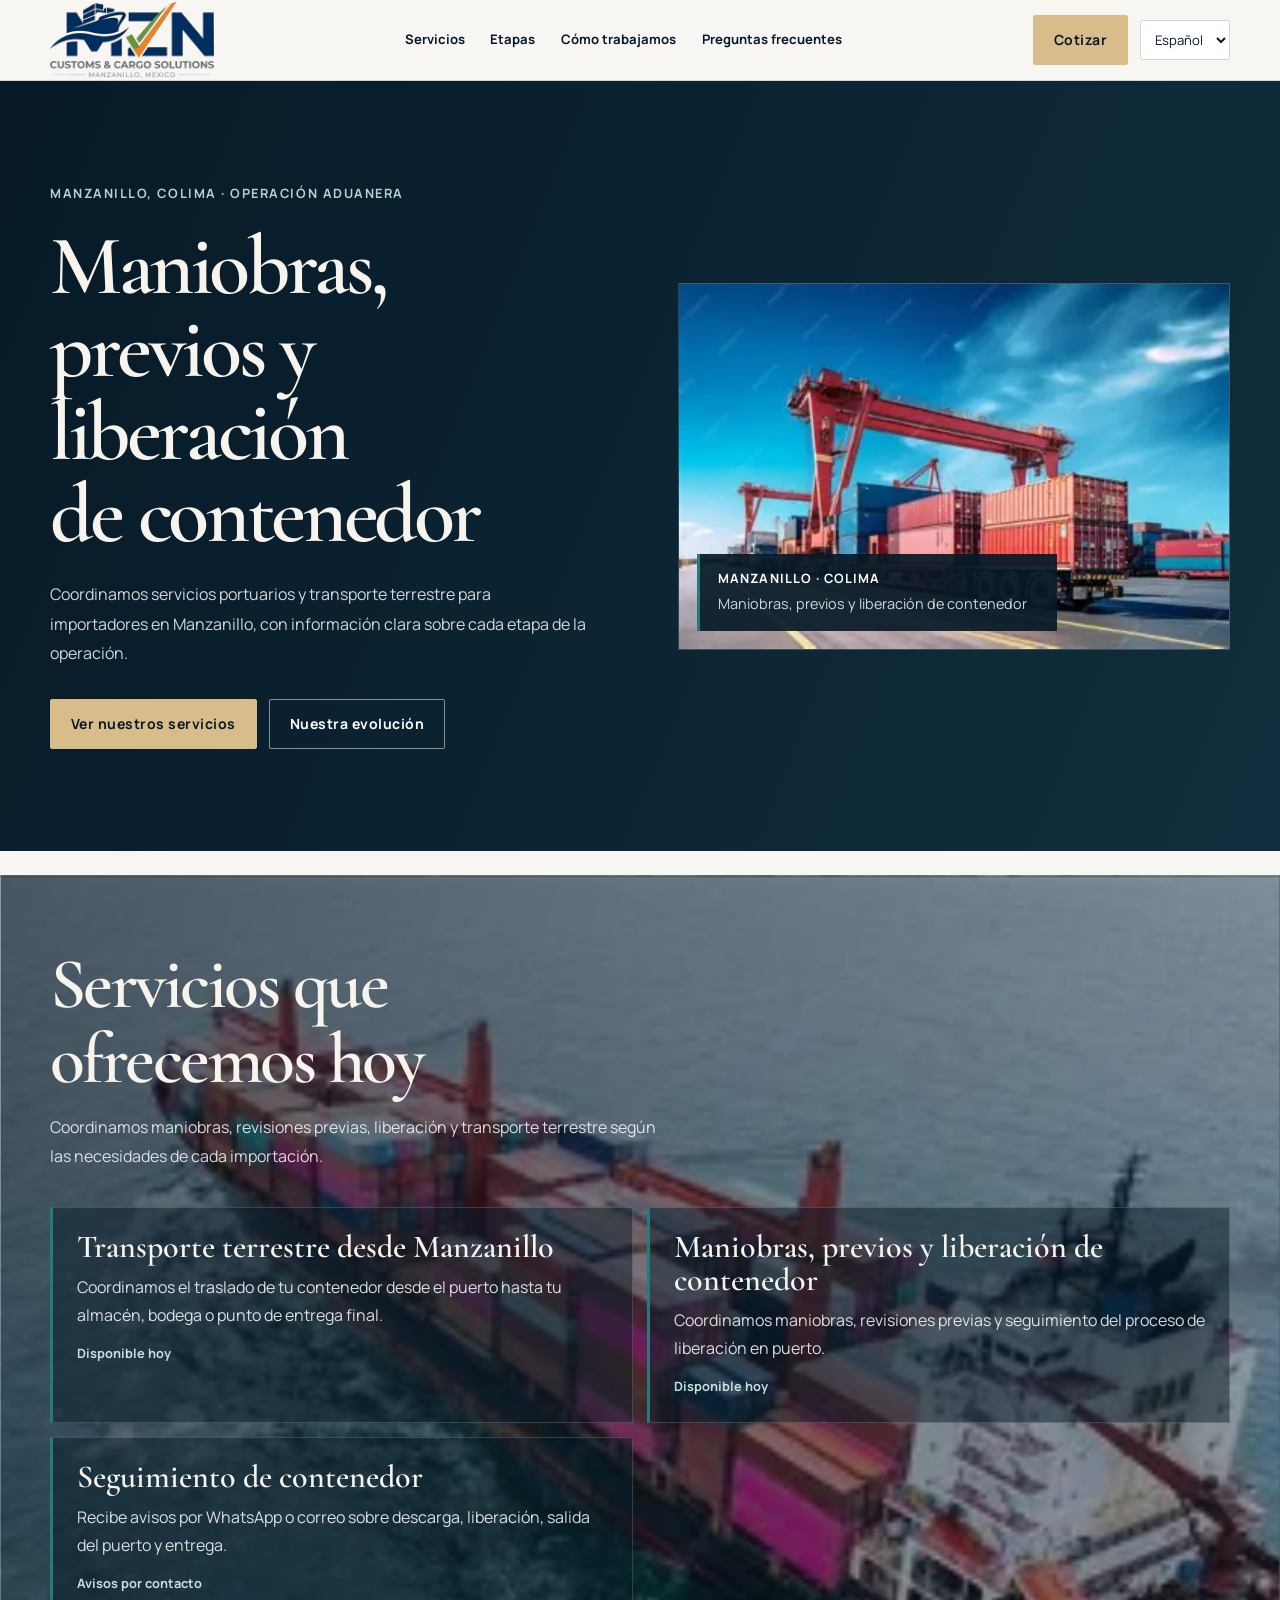
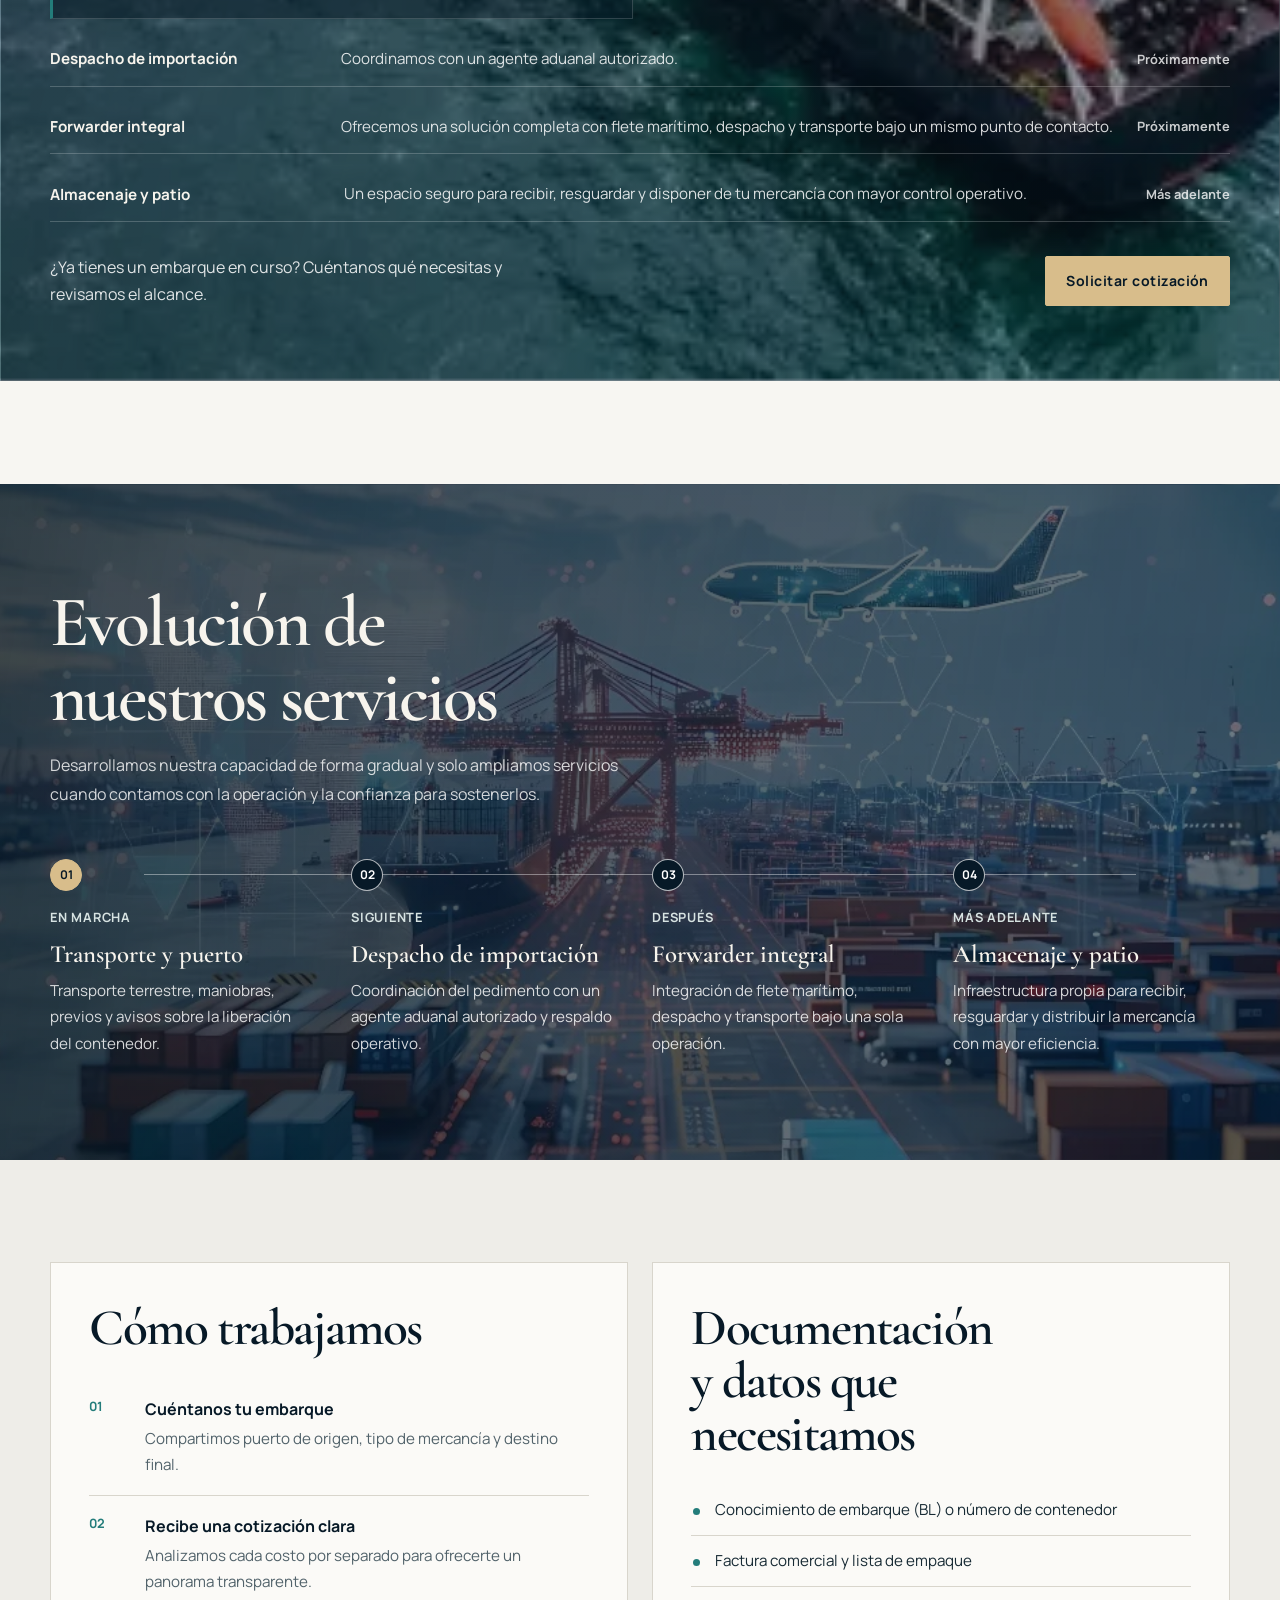
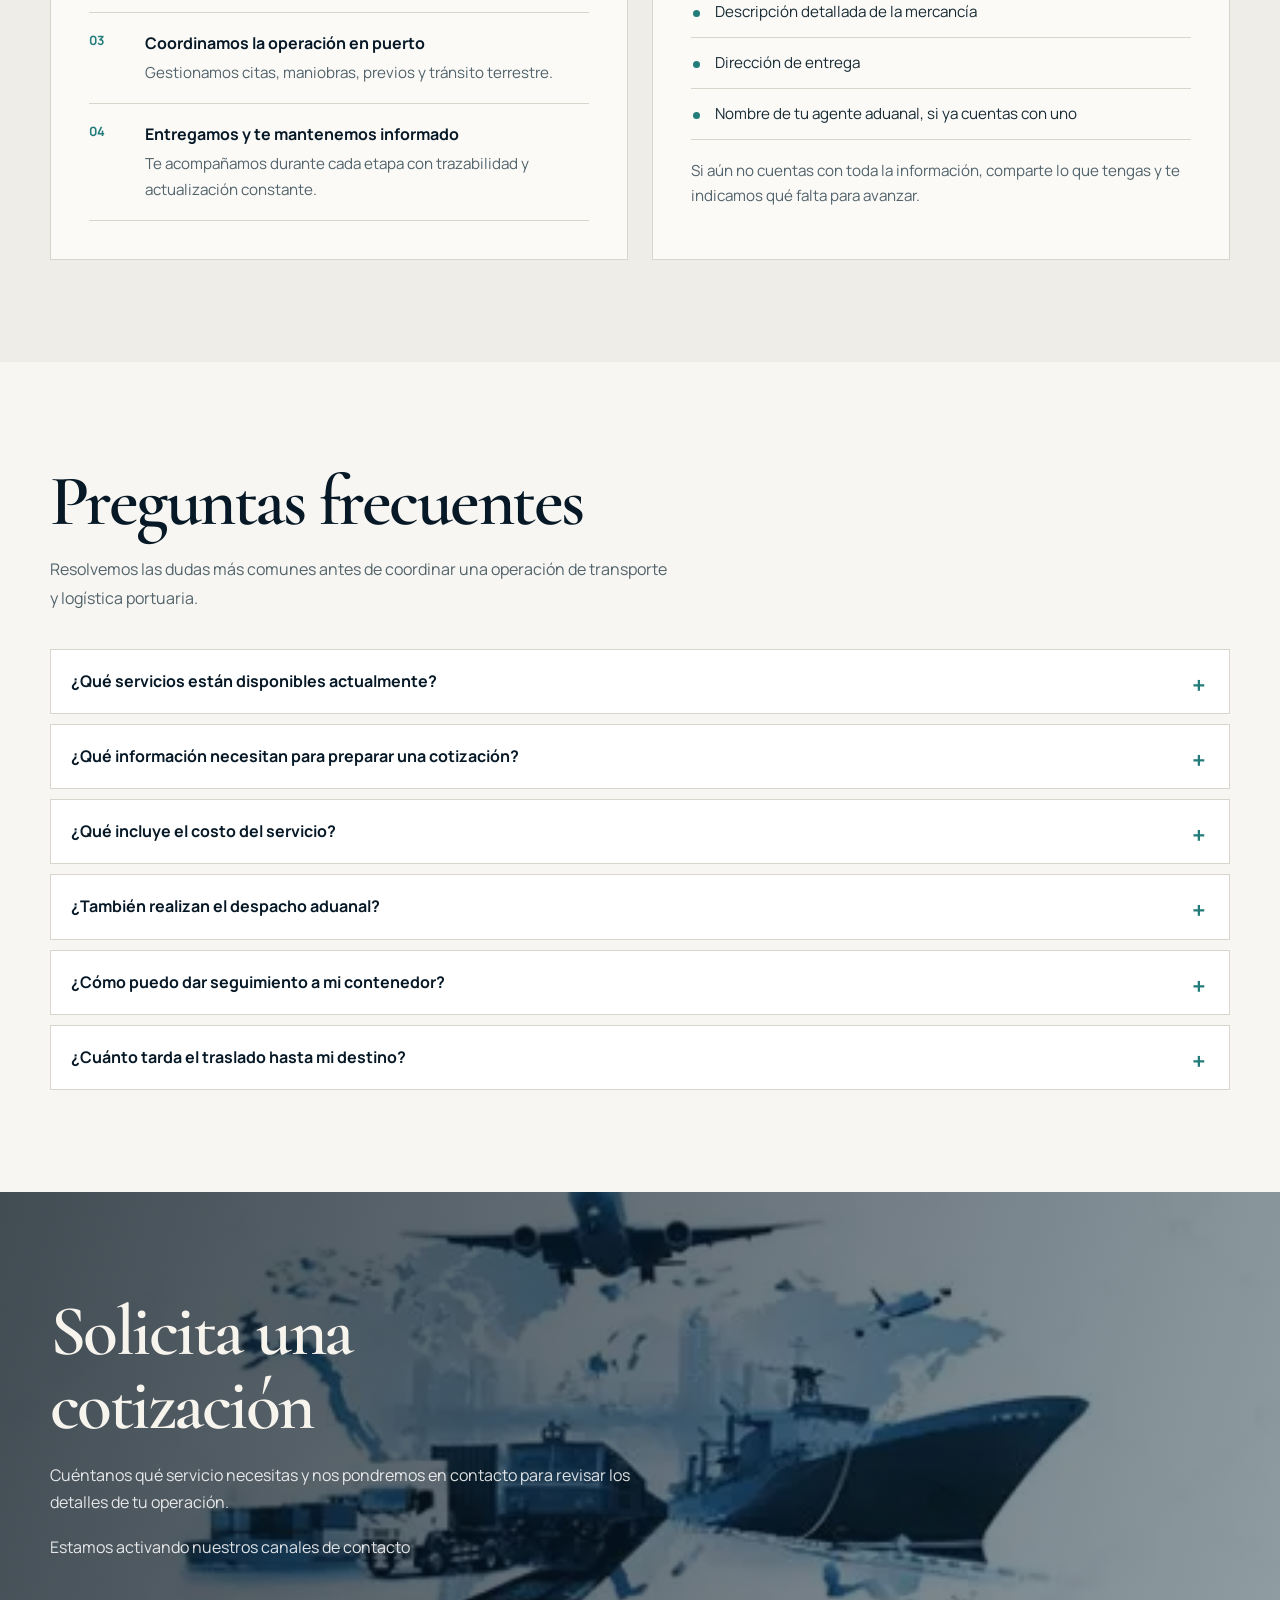
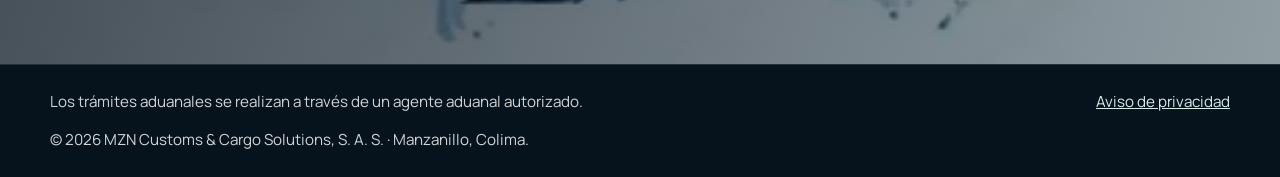
<file: index.html>
<!doctype html>
<html lang="es-MX">
<head>
  <meta charset="utf-8">
  <meta name="viewport" content="width=device-width, initial-scale=1">
  <title>MZN Customs · Maniobras, previos y liberación de contenedor</title>
  <meta name="description" content="Coordinación de maniobras, previos, liberación de contenedor y transporte terrestre en Manzanillo, Colima.">
  <link rel="icon" href="favicon.svg" type="image/svg+xml">
  <meta property="og:type" content="website">
  <meta property="og:title" content="MZN Customs · Maniobras, previos y liberación de contenedor">
  <meta property="og:description" content="Coordinación de maniobras, previos, liberación de contenedor y transporte terrestre en Manzanillo, Colima.">
  <meta property="og:image" content="social-preview.webp">
  <meta property="og:image:type" content="image/webp">
  <meta property="og:image:alt" content="Operaciones portuarias en Manzanillo">
  <meta property="og:image:width" content="1200">
  <meta property="og:image:height" content="630">
  <meta name="twitter:card" content="summary_large_image">
  <link rel="preconnect" href="https://fonts.googleapis.com">
  <link rel="preconnect" href="https://fonts.gstatic.com" crossorigin>
  <link href="https://fonts.googleapis.com/css2?family=Cormorant+Garamond:wght@500;600;700&family=Manrope:wght@400;500;600;700&display=swap" rel="stylesheet">
  <link rel="stylesheet" href="styles.css">

</head>

<body>

  <!-- ============================== ENCABEZADO ============================== -->
  <header class="site-header">
    <div class="wrap">
      <a class="brand" href="#inicio" aria-label="MZN Customs & Cargo Solutions, S. A. S. - Inicio">
        <img class="brand-logo" src="logo.png" width="692" height="324" alt="MZN Customs & Cargo Solutions - Manzanillo, México">
      </a>
      <nav class="site-nav" id="menu" aria-label="Principal">
        <ul class="nav-list">
          <li><a href="#hoy">Servicios</a></li>
          <li><a href="#etapas">Etapas</a></li>
          <li><a href="#proceso">Cómo trabajamos</a></li>
          <li><a href="#preguntas">Preguntas frecuentes</a></li>
        </ul>
      </nav>
      <div class="header-actions">
        <a class="btn btn-primary" href="#cotizacion">Cotizar</a>
        <label class="language-control">
          <span class="visually-hidden" id="language-label">Idioma</span>
          <select class="language-select" id="language-select" aria-labelledby="language-label">
            <option value="es">Español</option>
            <option value="en">English</option>
          </select>
        </label>
        <button class="nav-toggle" aria-expanded="false" aria-controls="menu">Menú</button>
      </div>
    </div>
  </header>

  <main id="inicio">

    <!-- ============================== HERO ============================== -->
    <section class="hero">
      <div class="wrap">
        <div>
          <p class="section-kicker">Manzanillo, Colima · Operación aduanera</p>
          <h1>Maniobras, previos y liberación de contenedor</h1>
          <p class="hero-lead">Coordinamos servicios portuarios y transporte terrestre para importadores en Manzanillo, con información clara sobre cada etapa de la operación.</p>
          <div class="hero-actions">
            <a class="btn btn-primary" href="#hoy">Ver nuestros servicios</a>
            <a class="btn btn-ghost" href="#etapas">Nuestra evolución</a>
          </div>
        </div>

        <div class="container" aria-hidden="true">
          <img class="hero-image" src="transportepuerto.webp" width="365" height="243" alt="">
          <div class="plate">
            <div class="plate-code">Manzanillo · Colima</div>
            <div class="plate-note">Maniobras, previos y liberación de contenedor</div>
          </div>
        </div>
      </div>
    </section>

    <!-- ============================== SERVICIOS ============================== -->
    <section class="section" id="hoy">
      <div class="services-wrap">
        <div class="wrap">
          <h2 class="section-title">Servicios que ofrecemos hoy</h2>
          <p class="section-intro">Coordinamos maniobras, revisiones previas, liberación y transporte terrestre según las necesidades de cada importación.</p>

          <ul class="services">
            <li class="service service-current">
              <h3>Transporte terrestre desde Manzanillo</h3>
              <p>Coordinamos el traslado de tu contenedor desde el puerto hasta tu almacén, bodega o punto de entrega final.</p>
              <span class="tag tag-now">Disponible hoy</span>
            </li>
            <li class="service service-current">
              <h3>Maniobras, previos y liberación de contenedor</h3>
              <p>Coordinamos maniobras, revisiones previas y seguimiento del proceso de liberación en puerto.</p>
              <span class="tag tag-now">Disponible hoy</span>
            </li>
            <li class="service service-current">
              <h3>Seguimiento de contenedor</h3>
              <p>Recibe avisos por WhatsApp o correo sobre descarga, liberación, salida del puerto y entrega.</p>
              <span class="tag tag-now">Avisos por contacto</span>
            </li>
            <li class="service service-future">
              <h3>Despacho de importación</h3>
              <p>Coordinamos con un agente aduanal autorizado.</p>
              <span class="tag tag-soon">Próximamente</span>
            </li>
            <li class="service service-future">
              <h3>Forwarder integral</h3>
              <p>Ofrecemos una solución completa con flete marítimo, despacho y transporte bajo un mismo punto de contacto.</p>
              <span class="tag tag-soon">Próximamente</span>
            </li>
            <li class="service service-future">
              <h3>Almacenaje y patio</h3>
              <p>Un espacio seguro para recibir, resguardar y disponer de tu mercancía con mayor control operativo.</p>
              <span class="tag tag-soon">Más adelante</span>
            </li>
          </ul>
          <div class="services-cta">
            <p>¿Ya tienes un embarque en curso? Cuéntanos qué necesitas y revisamos el alcance.</p>
            <a class="btn btn-primary" href="#cotizacion">Solicitar cotización</a>
          </div>
        </div>
      </div>
    </section>

    <!-- ============================== ETAPAS ============================== -->
    <section class="section stages-band" id="etapas">
      <div class="wrap">
        <h2 class="section-title">Evolución de nuestros servicios</h2>
        <p class="section-intro">Desarrollamos nuestra capacidad de forma gradual y solo ampliamos servicios cuando contamos con la operación y la confianza para sostenerlos.</p>

        <ol class="stages">
          <li class="stage stage-current">
            <span class="stage-state">En marcha</span>
            <h3>Transporte y puerto</h3>
            <p>Transporte terrestre, maniobras, previos y avisos sobre la liberación del contenedor.</p>
          </li>
          <li class="stage">
            <span class="stage-state">Siguiente</span>
            <h3>Despacho de importación</h3>
            <p>Coordinación del pedimento con un agente aduanal autorizado y respaldo operativo.</p>
          </li>
          <li class="stage">
            <span class="stage-state">Después</span>
            <h3>Forwarder integral</h3>
            <p>Integración de flete marítimo, despacho y transporte bajo una sola operación.</p>
          </li>
          <li class="stage">
            <span class="stage-state">Más adelante</span>
            <h3>Almacenaje y patio</h3>
            <p>Infraestructura propia para recibir, resguardar y distribuir la mercancía con mayor eficiencia.</p>
          </li>
        </ol>
      </div>
    </section>

    <!-- ============================== PROCESO + REQUISITOS ============================== -->
    <section class="section" id="proceso">
      <div class="wrap split">
        <div>
          <h2 class="section-title">Cómo trabajamos</h2>
          <ol class="steps">
            <li><strong>Cuéntanos tu embarque</strong><span>Compartimos puerto de origen, tipo de mercancía y destino final.</span></li>
            <li><strong>Recibe una cotización clara</strong><span>Analizamos cada costo por separado para ofrecerte un panorama transparente.</span></li>
            <li><strong>Coordinamos la operación en puerto</strong><span>Gestionamos citas, maniobras, previos y tránsito terrestre.</span></li>
            <li><strong>Entregamos y te mantenemos informado</strong><span>Te acompañamos durante cada etapa con trazabilidad y actualización constante.</span></li>
          </ol>
        </div>

        <div>
          <h2 class="section-title">Documentación y datos que necesitamos</h2>
          <ul class="needs">
            <li>Conocimiento de embarque (BL) o número de contenedor</li>
            <li>Factura comercial y lista de empaque</li>
            <li>Descripción detallada de la mercancía</li>
            <li>Dirección de entrega</li>
            <li>Nombre de tu agente aduanal, si ya cuentas con uno</li>
          </ul>
          <p class="needs-note">Si aún no cuentas con toda la información, comparte lo que tengas y te indicamos qué falta para avanzar.</p>
        </div>
      </div>
    </section>

    <!-- ============================== PREGUNTAS FRECUENTES ============================== -->
    <section class="section faq" id="preguntas">
      <div class="wrap">
        <h2 class="section-title">Preguntas frecuentes</h2>
        <p class="section-intro">Resolvemos las dudas más comunes antes de coordinar una operación de transporte y logística portuaria.</p>

        <div class="faq-list">
          <details class="faq-item">
            <summary>¿Qué servicios están disponibles actualmente?</summary>
            <p>Hoy coordinamos transporte terrestre desde Manzanillo, maniobras, previos y liberación de contenedores, además de avisos por WhatsApp o correo. Otros servicios se incorporarán conforme estén operativamente disponibles.</p>
          </details>
          <details class="faq-item">
            <summary>¿Qué información necesitan para preparar una cotización?</summary>
            <p>Indica el servicio que requieres y comparte, si los tienes, el número de contenedor o BL, tipo de mercancía, origen, destino y datos de entrega. Con esa información podemos revisar el alcance y solicitar cualquier dato adicional necesario.</p>
          </details>
          <details class="faq-item">
            <summary>¿Qué incluye el costo del servicio?</summary>
            <p>Depende de la operación y del servicio solicitado. Revisamos los conceptos por separado para que la cotización detalle el alcance y los costos aplicables antes de coordinar el movimiento.</p>
          </details>
          <details class="faq-item">
            <summary>¿También realizan el despacho aduanal?</summary>
            <p>El despacho se coordina con un agente aduanal autorizado. Las maniobras, previos y transporte se coordinan según el alcance acordado para tu operación.</p>
          </details>
          <details class="faq-item">
            <summary>¿Cómo puedo dar seguimiento a mi contenedor?</summary>
            <p>Te enviamos avisos por WhatsApp o correo sobre la descarga, liberación, salida del puerto y entrega, de acuerdo con el avance de la operación.</p>
          </details>
          <details class="faq-item">
            <summary>¿Cuánto tarda el traslado hasta mi destino?</summary>
            <p>El tiempo depende del destino, la liberación del contenedor, la disponibilidad de citas y las condiciones de operación. Revisamos estos datos para darte una estimación al cotizar.</p>
          </details>
        </div>
      </div>
    </section>

    <!-- ============================== COTIZACIÓN ============================== -->
    <section class="section contact" id="contacto">
      <div class="wrap">
        <h2 class="section-title" id="cotizacion">Solicita una cotización</h2>
        <p class="contact-body">Cuéntanos qué servicio necesitas y nos pondremos en contacto para revisar los detalles de tu operación.</p>
        <ul class="contact-list" id="contact-list" hidden></ul>
        <p class="contact-body" id="contact-unavailable" hidden>Estamos activando nuestros canales de contacto</p>

        <form class="contact-form" id="contact-form" method="post">
          <label>Nombre *
            <input type="text" name="nombre" autocomplete="name" required>
          </label>
          <label>Teléfono, WhatsApp o correo *
            <input type="text" name="contacto" autocomplete="on" required>
          </label>
          <label>Empresa (opcional)
            <input type="text" name="empresa" autocomplete="organization">
          </label>
          <label>Tipo de contenedor (opcional)
            <select name="contenedor">
              <option value="" selected>Selecciona un tipo</option>
              <option value="20 pies">20 pies</option>
              <option value="40 pies">40 pies</option>
              <option value="40 pies High Cube">40 pies High Cube</option>
              <option value="Refrigerado">Refrigerado</option>
              <option value="Otro o no lo sé">Otro o no lo sé</option>
            </select>
          </label>
          <label>Destino (opcional)
            <input type="text" name="destino" autocomplete="shipping address-level2">
          </label>
          <label>Mercancía (opcional)
            <input type="text" name="mercancia">
          </label>
          <label class="full-width">Servicio que necesitas
            <select name="servicio" required>
              <option value="" selected disabled>Selecciona un servicio</option>
              <option value="Transporte terrestre desde Manzanillo">Transporte terrestre desde Manzanillo</option>
              <option value="Maniobras, previos y liberación de contenedor">Maniobras, previos y liberación de contenedor</option>
              <option value="Avisos por WhatsApp o correo">Avisos por WhatsApp o correo</option>
              <option value="Despacho con agente aduanal">Despacho con agente aduanal</option>
              <option value="Necesito orientación">Necesito orientación</option>
            </select>
          </label>
          <div class="honeypot" aria-hidden="true">
            <label>Deja este campo vacío
              <input type="text" name="_gotcha" tabindex="-1" autocomplete="off">
            </label>
          </div>
          <label class="privacy-consent">
            <input type="checkbox" name="consentimiento" value="acepto" required>
            <span>He leído y acepto el <a href="aviso-privacidad.html" target="_blank" rel="noopener">aviso de privacidad</a>.</span>
          </label>
          <p class="form-status" id="form-status" role="status" aria-live="polite"></p>
          <button type="submit">Solicitar cotización</button>
        </form>
      </div>
    </section>

  </main>

  <!-- ============================== PIE ============================== -->
  <footer class="site-footer">
    <div class="wrap">
      <p>Los trámites aduanales se realizan a través de un agente aduanal autorizado.</p>
      <p><a href="aviso-privacidad.html">Aviso de privacidad</a></p>
      <p>© <span id="year"></span> MZN Customs &amp; Cargo Solutions, S. A. S. · Manzanillo, Colima.</p>
    </div>
  </footer>

  <script>
    /* Configure Formspree and privacy details before enabling quote requests. */
    const CONFIG = {
      telefono: "",          // Ej. "+52 314 000 0000"
      whatsapp: "",          // Solo dígitos con lada, ej. "523140000000"
      formEndpoint: "",      // Ej. "https://formspree.io/f/xxxxxxxx"
      privacyContact: "",    // Correo público para solicitudes de privacidad
      privacyAddress: "",    // Domicilio legal para el aviso de privacidad
      privacyNoticeReady: false
    };

    const TRANSLATIONS = {
      en: {
        "Idioma": "Language",
        "Menú": "Menu",
        "Principal": "Main navigation",
        "Servicios": "Services",
        "Etapas": "Stages",
        "Cómo trabajamos": "How we work",
        "Preguntas frecuentes": "FAQs",
        "Cotizar": "Quote",
        "Manzanillo, Colima · Operación aduanera": "Manzanillo, Colima · Customs operations",
        "Maniobras, previos y liberación de contenedor": "Port handling and paperwork",
        "Coordinamos servicios portuarios y transporte terrestre para importadores en Manzanillo, con información clara sobre cada etapa de la operación.": "We coordinate port services and ground transportation for importers in Manzanillo, with clear updates at every stage of the operation.",
        "Ver nuestros servicios": "Explore our services",
        "Nuestra evolución": "Our growth",
        "Manzanillo · Colima": "Manzanillo · Colima",
        "Servicios que ofrecemos hoy": "Services We Offer Today",
        "Coordinamos maniobras, revisiones previas, liberación y transporte terrestre según las necesidades de cada importación.": "We coordinate cargo handling, inspections, container release and ground transportation according to each import's needs.",
        "Transporte terrestre desde Manzanillo": "Ground transportation from Manzanillo",
        "Coordinamos el traslado de tu contenedor desde el puerto hasta tu almacén, bodega o punto de entrega final.": "We coordinate your container's transport from the port to your warehouse, storage facility, or final delivery point.",
        "Disponible hoy": "Available now",
        "Coordinamos maniobras, revisiones previas y seguimiento del proceso de liberación en puerto.": "We coordinate cargo handling, inspections and follow-up on the container release process at the port.",
        "Seguimiento de contenedor": "Container updates",
        "Recibe avisos por WhatsApp o correo sobre descarga, liberación, salida del puerto y entrega.": "Receive WhatsApp or email updates about unloading, release, port departure and delivery.",
        "Avisos por contacto": "Updates by WhatsApp or email",
        "Despacho de importación": "Import customs clearance",
        "Coordinamos con un agente aduanal autorizado.": "We coordinate with a licensed customs broker.",
        "Próximamente": "Coming soon",
        "Forwarder integral": "End-to-end freight forwarding",
        "Ofrecemos una solución completa con flete marítimo, despacho y transporte bajo un mismo punto de contacto.": "We offer a complete solution with ocean freight, customs clearance, and transportation through a single point of contact.",
        "Almacenaje y patio": "Warehousing and container yard",
        "Un espacio seguro para recibir, resguardar y disponer de tu mercancía con mayor control operativo.": "A secure space to receive, store, and manage your goods with greater operational control.",
        "Más adelante": "Coming later",
        "¿Ya tienes un embarque en curso? Cuéntanos qué necesitas y revisamos el alcance.": "Already have a shipment in progress? Tell us what you need and we'll review the scope.",
        "Solicitar cotización": "Request a quote",
        "Evolución de nuestros servicios": "How our services are evolving",
        "Desarrollamos nuestra capacidad de forma gradual y solo ampliamos servicios cuando contamos con la operación y la confianza para sostenerlos.": "We grow our capabilities gradually and expand our services only when we have the operations and trust to support them.",
        "En marcha": "Now",
        "Transporte y puerto": "Transportation and port handling",
        "Transporte terrestre, maniobras, previos y avisos sobre la liberación del contenedor.": "Ground transportation, port handling, inspections and container release updates.",
        "Siguiente": "Next",
        "Coordinación del pedimento con un agente aduanal autorizado y respaldo operativo.": "Customs entry coordination with a licensed customs broker and operational support.",
        "Después": "Later",
        "Integración de flete marítimo, despacho y transporte bajo una sola operación.": "Ocean freight, customs clearance, and transportation integrated into one operation.",
        "Infraestructura propia para recibir, resguardar y distribuir la mercancía con mayor eficiencia.": "Our own facilities to receive, store, and distribute goods more efficiently.",
        "Cómo trabajamos": "How We Work",
        "Cuéntanos tu embarque": "Tell us about your shipment",
        "Compartimos puerto de origen, tipo de mercancía y destino final.": "We share the port of origin, type of goods, and final destination.",
        "Recibe una cotización clara": "Get a clear quote",
        "Analizamos cada costo por separado para ofrecerte un panorama transparente.": "We review each cost separately to give you a transparent overview.",
        "Coordinamos la operación en puerto": "We coordinate port handling",
        "Gestionamos citas, maniobras, previos y tránsito terrestre.": "We coordinate appointments, cargo handling, inspections, and ground transportation.",
        "Entregamos y te mantenemos informado": "We deliver and keep you informed",
        "Te acompañamos durante cada etapa con trazabilidad y actualización constante.": "We support you at every stage with tracking and regular updates.",
        "Documentación y datos que necesitamos": "Documents and Information We Need",
        "Conocimiento de embarque (BL) o número de contenedor": "Bill of lading (BL) or container number",
        "Factura comercial y lista de empaque": "Commercial invoice and packing list",
        "Descripción detallada de la mercancía": "Detailed description of the goods",
        "Dirección de entrega": "Delivery address",
        "Nombre de tu agente aduanal, si ya cuentas con uno": "Your customs broker's name, if you have one",
        "Si aún no cuentas con toda la información, comparte lo que tengas y te indicamos qué falta para avanzar.": "If you don't have all the information yet, share what you have and we'll let you know what's still needed.",
        "Preguntas frecuentes": "Frequently Asked Questions",
        "Resolvemos las dudas más comunes antes de coordinar una operación de transporte y logística portuaria.": "Answers to common questions before we coordinate a transportation or port logistics operation.",
        "¿Qué servicios están disponibles actualmente?": "Which services are currently available?",
        "Hoy coordinamos transporte terrestre desde Manzanillo, maniobras, previos y liberación de contenedores, además de avisos por WhatsApp o correo. Otros servicios se incorporarán conforme estén operativamente disponibles.": "We currently coordinate ground transportation from Manzanillo, port handling, inspections and container release, as well as WhatsApp or email updates. Additional services will be added as they become operationally available.",
        "¿Qué información necesitan para preparar una cotización?": "What information do you need to prepare a quote?",
        "Indica el servicio que requieres y comparte, si los tienes, el número de contenedor o BL, tipo de mercancía, origen, destino y datos de entrega. Con esa información podemos revisar el alcance y solicitar cualquier dato adicional necesario.": "Tell us which service you need and, if available, share the container or BL number, type of goods, origin, destination, and delivery details. We'll review the scope and request any additional information needed.",
        "¿Qué incluye el costo del servicio?": "What is included in the service cost?",
        "Depende de la operación y del servicio solicitado. Revisamos los conceptos por separado para que la cotización detalle el alcance y los costos aplicables antes de coordinar el movimiento.": "It depends on the operation and service requested. We review each item separately so the quote outlines the scope and applicable costs before coordinating the shipment.",
        "¿También realizan el despacho aduanal?": "Do you also handle customs clearance?",
        "El despacho se coordina con un agente aduanal autorizado. Las maniobras, previos y transporte se coordinan según el alcance acordado para tu operación.": "Customs clearance is coordinated with a licensed customs broker. Port handling, inspections and transportation are arranged according to the agreed scope of your operation.",
        "¿Cómo puedo dar seguimiento a mi contenedor?": "How can I track my container?",
        "Te enviamos avisos por WhatsApp o correo sobre la descarga, liberación, salida del puerto y entrega, de acuerdo con el avance de la operación.": "We send WhatsApp or email updates as your shipment is unloaded, released, leaves the port and is delivered.",
        "¿Cuánto tarda el traslado hasta mi destino?": "How long does transportation to my destination take?",
        "El tiempo depende del destino, la liberación del contenedor, la disponibilidad de citas y las condiciones de operación. Revisamos estos datos para darte una estimación al cotizar.": "Timing depends on the destination, container release, appointment availability, and operating conditions. We review these details to provide an estimate with your quote.",
        "Solicita una cotización": "Request a quote",
        "Cuéntanos qué servicio necesitas y nos pondremos en contacto para revisar los detalles de tu operación.": "Tell us which service you need and we'll get in touch to review the details of your operation.",
        "Estamos activando nuestros canales de contacto": "We are activating our contact channels.",
        "Nombre *": "Name *",
        "Teléfono, WhatsApp o correo *": "Phone, WhatsApp or email *",
        "Empresa (opcional)": "Company (optional)",
        "Tipo de contenedor (opcional)": "Container type (optional)",
        "Selecciona un tipo": "Select a type",
        "20 pies": "20 ft",
        "40 pies": "40 ft",
        "40 pies High Cube": "40 ft High Cube",
        "Refrigerado": "Refrigerated",
        "Otro o no lo sé": "Other or not sure",
        "Destino (opcional)": "Destination (optional)",
        "Mercancía (opcional)": "Goods (optional)",
        "Servicio que necesitas": "Service needed",
        "Selecciona un servicio": "Select a service",
        "Avisos por WhatsApp o correo": "WhatsApp or email updates",
        "Despacho con agente aduanal": "Customs clearance with a licensed broker",
        "Necesito orientación": "I need guidance",
        "Deja este campo vacío": "Leave this field empty",
        "He leído y acepto el": "I have read and accept the",
        "aviso de privacidad": "privacy notice",
        "Aviso de privacidad": "Privacy notice",
        "Solicitud enviada correctamente. Nos pondremos en contacto contigo.": "Your request was sent successfully. We will be in touch.",
        "No pudimos enviar tu solicitud. Inténtalo de nuevo en unos momentos.": "We couldn't send your request. Please try again in a few moments.",
        "Enviando solicitud…": "Sending your request…",
        "Los trámites aduanales se realizan a través de un agente aduanal autorizado.": "Customs clearance is handled through a licensed customs broker.",
        "Al enviar, tus datos se enviarán para atender la solicitud.": "Your information will be sent to process your request.",
        "WhatsApp:": "WhatsApp:",
        "escríbenos": "message us",
        "Teléfono:": "Phone:",
        "Menú de navegación": "Navigation menu"
      }
    };

    const languageSelect = document.getElementById("language-select");
    const pageTextNodes = [];
    const textWalker = document.createTreeWalker(document.body, NodeFilter.SHOW_TEXT, {
      acceptNode: node => node.parentElement?.closest("script, style")
        ? NodeFilter.FILTER_REJECT
        : NodeFilter.FILTER_ACCEPT
    });
    while (textWalker.nextNode()) {
      const node = textWalker.currentNode;
      if (node.textContent.trim()) pageTextNodes.push({ node, spanish: node.textContent });
    }

    let currentLanguage = "es";
    const translateText = text => {
      const value = text.trim();
      const translated = TRANSLATIONS.en[value];
      if (!translated) return text;
      const leading = text.match(/^\s*/)[0];
      const trailing = text.match(/\s*$/)[0];
      return `${leading}${translated}${trailing}`;
    };
    const localized = (spanish, english) => currentLanguage === "en" ? english : spanish;

    function updateLanguage(language) {
      currentLanguage = language;
      document.documentElement.lang = language === "en" ? "en" : "es-MX";
      languageSelect.value = language;
      pageTextNodes.forEach(({ node, spanish }) => {
        node.textContent = language === "en" ? translateText(spanish) : spanish;
      });

      const isEnglish = language === "en";
      document.querySelector(".brand").setAttribute("aria-label", localized("MZN Customs - Inicio", "MZN Customs - Home"));
      document.querySelector(".brand-logo").alt = localized("MZN Customs & Cargo Solutions - Manzanillo, México", "MZN Customs & Cargo Solutions - Manzanillo, Mexico");
      document.getElementById("menu").setAttribute("aria-label", localized("Principal", "Main navigation"));
      document.getElementById("language-label").textContent = localized("Idioma", "Language");
      document.title = isEnglish
        ? "MZN Customs · Port handling, inspections and container release"
        : "MZN Customs · Maniobras, previos y liberación de contenedor";
      document.querySelector('meta[name="description"]').content = isEnglish
        ? "Coordination of port handling, inspections, container release and ground transportation in Manzanillo, Colima."
        : "Coordinación de maniobras, previos, liberación de contenedor y transporte terrestre en Manzanillo, Colima.";
      document.querySelector('meta[property="og:title"]').content = document.title;
      document.querySelector('meta[property="og:description"]').content = document.querySelector('meta[name="description"]').content;
      updateContactContent();
      updateFormStatus();
    }

    function getSavedLanguage() {
      try {
        return localStorage.getItem("mzn-language");
      } catch (error) {
        console.warn("Could not read the saved language preference.", error);
        return null;
      }
    }

    function saveLanguage(language) {
      try {
        localStorage.setItem("mzn-language", language);
      } catch (error) {
        console.warn("Could not save the language preference.", error);
      }
    }

    languageSelect.addEventListener("change", () => {
      const language = languageSelect.value === "en" ? "en" : "es";
      saveLanguage(language);
      updateLanguage(language);
    });

    /* ---------- Contacto ---------- */
    const contactList = document.getElementById("contact-list");
    const contactForm = document.getElementById("contact-form");
    const contactUnavailable = document.getElementById("contact-unavailable");
    const formStatus = document.getElementById("form-status");
    const hasContactHandler = Boolean(CONFIG.formEndpoint && CONFIG.privacyContact && CONFIG.privacyAddress && CONFIG.privacyNoticeReady);
    let currentFormStatus;

    contactForm.hidden = !hasContactHandler;
    contactUnavailable.hidden = hasContactHandler;

    function updateContactContent() {
      const items = [];
      if (CONFIG.whatsapp) items.push(`${localized("WhatsApp:", "WhatsApp:")} <a href="https://wa.me/${encodeURIComponent(CONFIG.whatsapp)}">${localized("escríbenos", "message us")}</a>`);
      if (CONFIG.telefono) items.push(`${localized("Teléfono:", "Phone:")} <a href="tel:${CONFIG.telefono.replace(/[^+\d]/g, "")}">${CONFIG.telefono}</a>`);
      contactList.innerHTML = items.map(item => `<li>${item}</li>`).join("");
      contactList.hidden = !items.length;
    }

    function updateFormStatus(message) {
      if (!message && !currentFormStatus && !hasContactHandler) return;
      const spanish = message || currentFormStatus || "Al enviar, tus datos se enviarán para atender la solicitud.";
      currentFormStatus = spanish;
      formStatus.textContent = localized(spanish, TRANSLATIONS.en[spanish]);
    }

    if (hasContactHandler) contactForm.action = CONFIG.formEndpoint;
    contactForm.addEventListener("submit", async event => {
      event.preventDefault();
      if (!contactForm.reportValidity()) return;

      const submitButton = contactForm.querySelector('button[type="submit"]');
      submitButton.disabled = true;
      updateFormStatus("Enviando solicitud…");
      try {
        const response = await fetch(CONFIG.formEndpoint, {
          method: "POST",
          body: new FormData(contactForm),
          headers: { Accept: "application/json" }
        });
        if (!response.ok) throw new Error(`Formspree returned HTTP ${response.status}.`);

        const result = await response.json();
        if (result.errors?.length) throw new Error(result.errors.map(error => error.message).join("; "));

        contactForm.reset();
        updateFormStatus("Solicitud enviada correctamente. Nos pondremos en contacto contigo.");
      } catch (error) {
        console.error("Could not submit the quote request to Formspree.", error);
        updateFormStatus("No pudimos enviar tu solicitud. Inténtalo de nuevo en unos momentos.");
      } finally {
        submitButton.disabled = false;
      }
    });

    /* ---------- Menú en móvil ---------- */
    (function () {
      const btn = document.querySelector(".nav-toggle");
      const nav = document.getElementById("menu");
      btn.addEventListener("click", () => {
        const open = nav.classList.toggle("open");
        btn.setAttribute("aria-expanded", String(open));
      });
      nav.addEventListener("click", e => {
        if (e.target.tagName === "A") { nav.classList.remove("open"); btn.setAttribute("aria-expanded", "false"); }
      });
    })();

    /* ---------- Revelar contenido una sola vez ---------- */
    (function () {
      if (window.matchMedia("(prefers-reduced-motion: reduce)").matches || !("IntersectionObserver" in window)) return;

      const observer = new IntersectionObserver(entries => {
        entries.forEach(entry => {
          if (!entry.isIntersecting) return;
          entry.target.classList.add("is-visible");
          observer.unobserve(entry.target);
        });
      }, { threshold: 0.12, rootMargin: "0px 0px -6% 0px" });

      document.querySelectorAll(".section-title, .section-intro, .contact-body, .contact-form, .service, .stage, .faq-item, .split > div").forEach(element => {
        element.classList.add("scroll-reveal");
        observer.observe(element);
      });

      document.documentElement.classList.add("reveal-ready");
    })();

    /* ---------- Año del pie ---------- */
    document.getElementById("year").textContent = new Date().getFullYear();
    const savedLanguage = getSavedLanguage();
    updateLanguage(savedLanguage === "en" ? "en" : "es");
  </script>
</body>
</html>
</file>
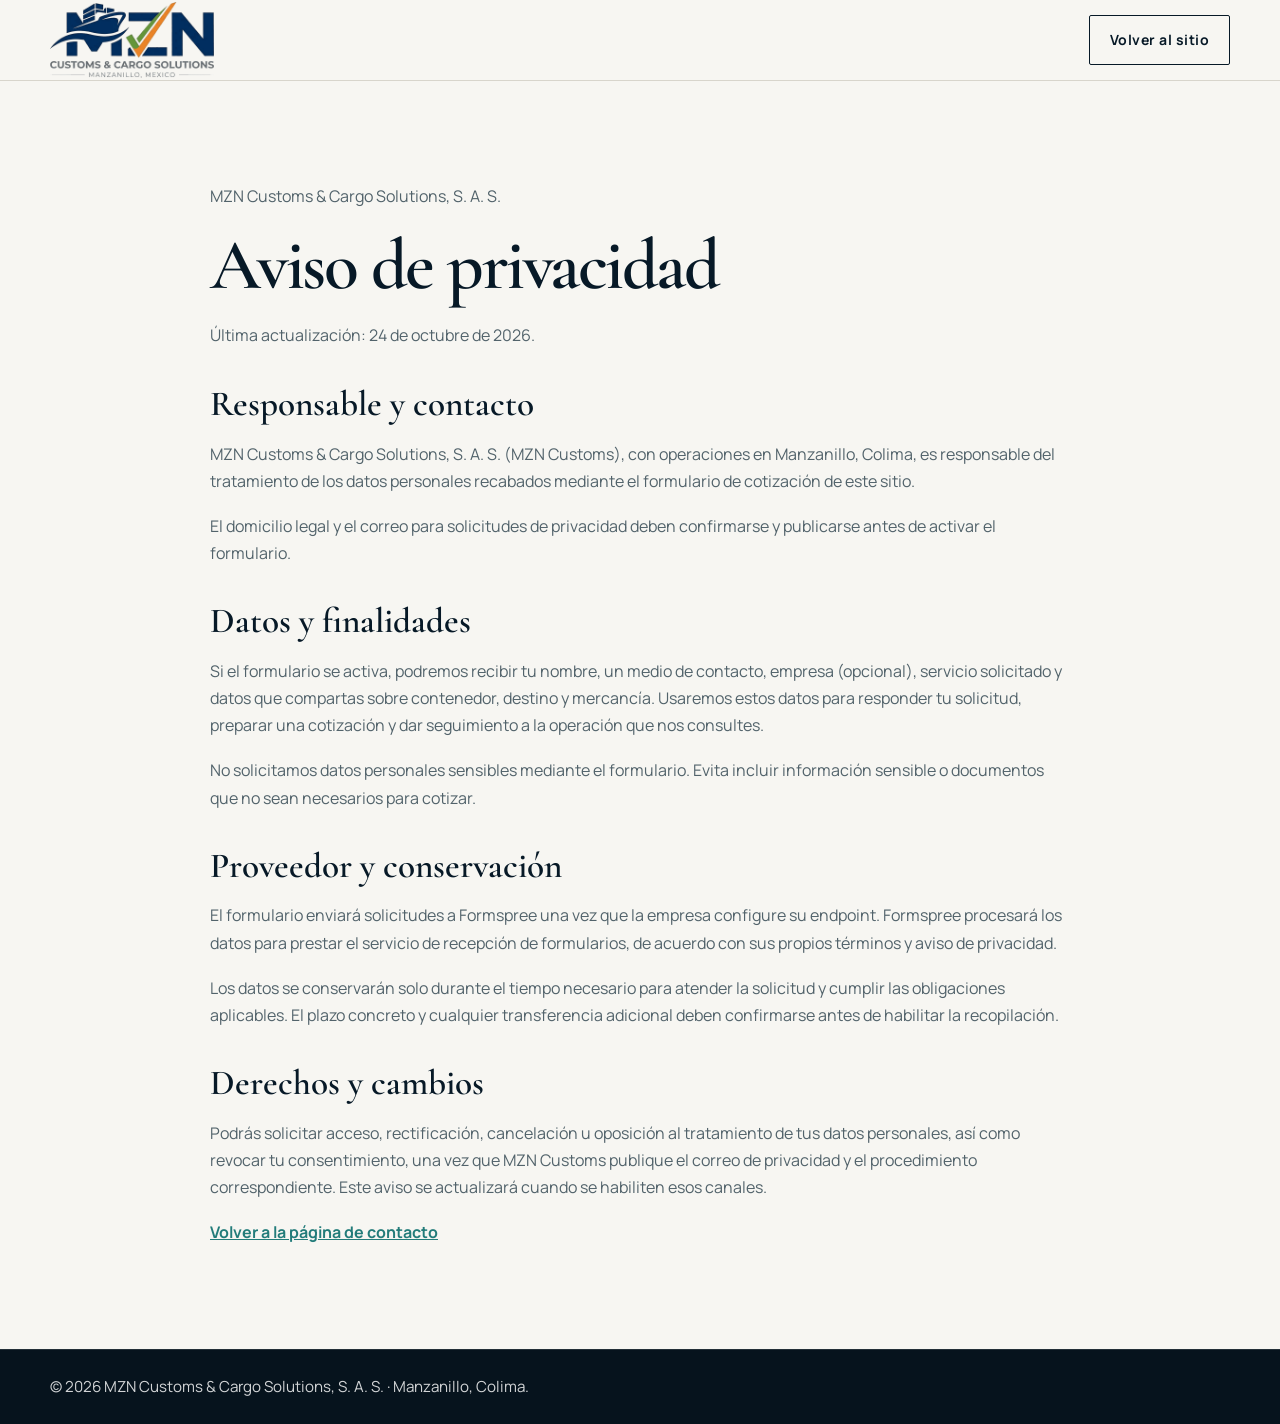
<file: aviso-privacidad.html>
<!doctype html>
<html lang="es-MX">
<head>
  <meta charset="utf-8">
  <meta name="viewport" content="width=device-width, initial-scale=1">
  <meta name="robots" content="noindex,follow">
  <title>Aviso de privacidad · MZN Customs</title>
  <meta name="description" content="Aviso de privacidad para las solicitudes de cotización de MZN Customs & Cargo Solutions.">
  <link rel="icon" href="favicon.svg" type="image/svg+xml">
  <link rel="preconnect" href="https://fonts.googleapis.com">
  <link rel="preconnect" href="https://fonts.gstatic.com" crossorigin>
  <link href="https://fonts.googleapis.com/css2?family=Cormorant+Garamond:wght@500;600;700&family=Manrope:wght@400;500;600;700&display=swap" rel="stylesheet">
  <link rel="stylesheet" href="styles.css">
</head>
<body>
  <header class="site-header">
    <div class="wrap">
      <a class="brand" href="index.html" aria-label="MZN Customs - Inicio">
        <img class="brand-logo" src="logo.png" width="692" height="324" alt="MZN Customs & Cargo Solutions">
      </a>
      <a class="btn" href="index.html">Volver al sitio</a>
    </div>
  </header>
  <main class="section">
    <article class="wrap privacy-page">
      <p class="section-kicker">MZN Customs &amp; Cargo Solutions, S. A. S.</p>
      <h1 class="section-title">Aviso de privacidad</h1>
      <p class="section-intro">Última actualización: 24 de octubre de 2026.</p>

      <h2>Responsable y contacto</h2>
      <p>MZN Customs &amp; Cargo Solutions, S. A. S. (MZN Customs), con operaciones en Manzanillo, Colima, es responsable del tratamiento de los datos personales recabados mediante el formulario de cotización de este sitio.</p>
      <p>El domicilio legal y el correo para solicitudes de privacidad deben confirmarse y publicarse antes de activar el formulario.</p>

      <h2>Datos y finalidades</h2>
      <p>Si el formulario se activa, podremos recibir tu nombre, un medio de contacto, empresa (opcional), servicio solicitado y datos que compartas sobre contenedor, destino y mercancía. Usaremos estos datos para responder tu solicitud, preparar una cotización y dar seguimiento a la operación que nos consultes.</p>
      <p>No solicitamos datos personales sensibles mediante el formulario. Evita incluir información sensible o documentos que no sean necesarios para cotizar.</p>

      <h2>Proveedor y conservación</h2>
      <p>El formulario enviará solicitudes a Formspree una vez que la empresa configure su endpoint. Formspree procesará los datos para prestar el servicio de recepción de formularios, de acuerdo con sus propios términos y aviso de privacidad.</p>
      <p>Los datos se conservarán solo durante el tiempo necesario para atender la solicitud y cumplir las obligaciones aplicables. El plazo concreto y cualquier transferencia adicional deben confirmarse antes de habilitar la recopilación.</p>

      <h2>Derechos y cambios</h2>
      <p>Podrás solicitar acceso, rectificación, cancelación u oposición al tratamiento de tus datos personales, así como revocar tu consentimiento, una vez que MZN Customs publique el correo de privacidad y el procedimiento correspondiente. Este aviso se actualizará cuando se habiliten esos canales.</p>
      <p><a href="index.html#contacto">Volver a la página de contacto</a></p>
    </article>
  </main>
  <footer class="site-footer">
    <div class="wrap">
      <p>© <span id="year"></span> MZN Customs &amp; Cargo Solutions, S. A. S. · Manzanillo, Colima.</p>
    </div>
  </footer>
  <script>document.getElementById("year").textContent = new Date().getFullYear();</script>
</body>
</html>
</file>
<file: styles.css>
:root {
  color-scheme: light;
  --navy: #071927;
  --navy-soft: #102c3b;
  --teal: #237c7a;
  --gold: #d8bd8b;
  --paper: #f7f6f2;
  --white: #fff;
  --ink: #182b35;
  --muted: #52636b;
  --line: #d8d5cc;
  --display: "Cormorant Garamond", Georgia, serif;
  --text: "Manrope", system-ui, -apple-system, "Segoe UI", sans-serif;
}

*, *::before, *::after { box-sizing: border-box; }
html { scroll-behavior: smooth; scroll-padding-top: 88px; }
body {
  margin: 0;
  background: var(--paper);
  color: var(--ink);
  font-family: var(--text);
  font-size: 1rem;
  line-height: 1.7;
  -webkit-font-smoothing: antialiased;
}
h1, h2, h3 { margin: 0; font-family: var(--display); font-weight: 600; line-height: 1.04; }
p { margin: 0; }
ul, ol { margin: 0; padding: 0; list-style: none; }
a { color: inherit; }
:focus-visible { outline: 3px solid var(--teal); outline-offset: 4px; }
[hidden] { display: none !important; }

.wrap { width: min(1180px, calc(100% - 48px)); margin-inline: auto; }
.section { padding-block: clamp(64px, 8vw, 104px); }
.section-title { max-width: 17ch; color: var(--navy); font-size: clamp(2.6rem, 5.6vw, 4.6rem); letter-spacing: -.035em; text-wrap: balance; }
.section-intro { max-width: 62ch; margin-top: 16px; color: var(--muted); font-size: 1rem; line-height: 1.8; }
.visually-hidden {
  position: absolute;
  width: 1px;
  height: 1px;
  padding: 0;
  margin: -1px;
  overflow: hidden;
  clip: rect(0, 0, 0, 0);
  white-space: nowrap;
  border: 0;
}

.site-header {
  position: sticky;
  z-index: 10;
  top: 0;
  background: rgba(247,246,242,.98);
  border-bottom: 1px solid var(--line);
}
.site-header .wrap { display: flex; min-height: 80px; align-items: center; justify-content: space-between; gap: 22px; }
.brand { display: block; width: 164px; height: 80px; flex: 0 0 auto; }
.brand-logo { display: block; width: 100%; height: 100%; object-fit: contain; }
.nav-list { display: flex; align-items: center; gap: clamp(14px, 2vw, 28px); }
.nav-list a {
  display: block;
  padding-block: 8px;
  border-bottom: 1px solid transparent;
  color: var(--navy);
  font-size: .82rem;
  font-weight: 700;
  text-decoration: none;
  transition: color .2s, border-color .2s;
}
.nav-list a:hover { color: var(--teal); border-bottom-color: var(--teal); }
.header-actions { display: flex; align-items: center; gap: 12px; }
.language-select {
  padding: 9px 10px;
  border: 1px solid var(--line);
  border-radius: 2px;
  background: var(--white);
  color: var(--navy);
  font: inherit;
  font-size: .82rem;
}
.nav-toggle { display: none; }

.btn {
  display: inline-flex;
  min-height: 48px;
  align-items: center;
  justify-content: center;
  padding: 12px 20px;
  border: 1px solid var(--navy);
  border-radius: 2px;
  color: var(--navy);
  font: inherit;
  font-size: .875rem;
  font-weight: 700;
  letter-spacing: .035em;
  text-align: center;
  text-decoration: none;
  transition: color .2s, background .2s, border-color .2s, translate .2s;
}
.btn:hover { translate: 0 -2px; }
.btn-primary { border-color: var(--gold); background: var(--gold); color: var(--navy); }
.btn-primary:hover { border-color: #e4d1a8; background: #e4d1a8; }
.btn-ghost { border-color: rgba(255,255,255,.5); color: var(--white); }
.btn-ghost:hover { background: rgba(255,255,255,.1); }

.hero {
  overflow: hidden;
  padding-block: clamp(64px, 8vw, 104px);
  background: linear-gradient(112deg, #071927, #102e3d);
  color: var(--white);
}
.hero .wrap { display: grid; min-width: 0; grid-template-columns: minmax(0, 1fr) minmax(0, 1fr); align-items: center; gap: clamp(32px, 6vw, 80px); }
.hero .section-kicker { margin-bottom: 20px; color: #b4d2cf; font-size: .8rem; font-weight: 700; letter-spacing: .12em; text-transform: uppercase; }
.hero h1 {
  max-width: 13ch;
  color: #f7f4ed;
  font-size: clamp(3.1rem, 6.6vw, 5.3rem);
  letter-spacing: -.04em;
  line-height: .98;
  overflow-wrap: break-word;
  text-wrap: balance;
}
.hero-lead { max-width: 54ch; margin-top: 24px; color: rgba(255,255,255,.82); font-size: 1rem; line-height: 1.85; }
.hero-actions { display: flex; flex-wrap: wrap; gap: 12px; margin-top: 30px; }
.container {
  position: relative;
  min-width: 0;
  overflow: hidden;
  aspect-ratio: 365 / 243;
  border: 1px solid rgba(255,255,255,.22);
  background: var(--navy-soft);
  animation: hero-open .9s cubic-bezier(.2,.7,.2,1) both;
}
.hero-image { display: block; width: 100%; height: 100%; object-fit: cover; }
.plate {
  position: absolute;
  right: 18px;
  bottom: 18px;
  left: 18px;
  max-width: 360px;
  padding: 14px 18px;
  border-left: 3px solid var(--teal);
  background: rgba(7,25,39,.92);
  color: var(--white);
}
.plate-code { font-size: .8rem; font-weight: 700; letter-spacing: .08em; text-transform: uppercase; }
.plate-note { margin-top: 3px; color: rgba(255,255,255,.82); font-size: .9rem; }
@keyframes hero-open { from { clip-path: inset(0 100% 0 0); } to { clip-path: inset(0); } }

#hoy { padding-top: 24px; }
.services-wrap {
  position: relative;
  overflow: hidden;
  border: 1px solid rgba(255,255,255,.15);
  background: linear-gradient(105deg, rgba(5,19,29,.68), rgba(7,25,39,.52) 58%, rgba(7,25,39,.4)), url("barco.webp") center / cover;
}
.services-wrap .wrap { padding-block: clamp(42px, 6vw, 72px); }
.services-wrap .section-title { color: #f7f4ed; }
.services-wrap .section-intro { color: rgba(255,255,255,.82); }
.services { display: grid; grid-template-columns: repeat(2, minmax(0, 1fr)); gap: 14px; margin-top: 36px; }
.service {
  min-width: 0;
  padding: 22px 24px;
  border: 1px solid rgba(255,255,255,.16);
  border-left: 3px solid var(--teal);
  background: rgba(7,25,39,.48);
  transition: translate .22s, transform .22s, background .22s, border-color .22s;
}
.service:hover { transform: translateY(-3px); background: rgba(16,44,59,.78); }
.service h3 { color: #f7f4ed; font-size: clamp(1.55rem, 2.6vw, 2rem); }
.service p { margin-top: 10px; color: rgba(255,255,255,.84); font-size: 1rem; line-height: 1.75; }
.tag { display: inline-block; margin-top: 14px; color: #c5e1de; font-size: .8rem; font-weight: 700; }
.service-future {
  display: grid;
  grid-column: 1 / -1;
  grid-template-columns: minmax(180px, .7fr) minmax(0, 2fr) auto;
  align-items: center;
  gap: 8px 20px;
  padding: 13px 0;
  border: 0;
  border-bottom: 1px solid rgba(255,255,255,.2);
  background: transparent;
}
.service-future:hover { transform: none; background: transparent; }
.service-future h3 { font-family: var(--text); font-size: .95rem; font-weight: 700; }
.service-future p { margin: 0; font-size: .95rem; }
.service-future .tag { margin: 0; color: rgba(255,255,255,.78); font-size: .8rem; }
.services-cta { display: flex; flex-wrap: wrap; align-items: center; justify-content: space-between; gap: 18px; margin-top: 32px; }
.services-cta p { max-width: 50ch; color: rgba(255,255,255,.86); font-size: 1rem; }

.stages-band {
  overflow: hidden;
  background: linear-gradient(100deg, rgba(5,18,28,.76), rgba(7,25,39,.56)), url("puerto.webp") center / cover;
  color: var(--white);
}
.stages-band .section-title { color: #f7f4ed; }
.stages-band .section-intro { color: rgba(255,255,255,.8); }
.stages { position: relative; display: grid; grid-template-columns: repeat(4, minmax(0, 1fr)); gap: 24px; margin-top: 50px; counter-reset: timeline; }
.stages::before { position: absolute; top: 15px; right: 8%; left: 8%; height: 1px; background: rgba(255,255,255,.4); content: ""; }
.stage { position: relative; min-width: 0; padding: 44px 12px 0 0; counter-increment: timeline; transition: translate .2s; }
.stage:hover { translate: 0 -3px; }
.stage::before {
  position: absolute;
  z-index: 1;
  top: 0;
  left: 0;
  display: grid;
  width: 32px;
  height: 32px;
  place-items: center;
  border: 1px solid rgba(255,255,255,.7);
  border-radius: 50%;
  background: var(--navy);
  color: var(--white);
  content: counter(timeline, decimal-leading-zero);
  font-family: var(--text);
  font-size: .75rem;
  font-weight: 700;
}
.stage-current::before { border-color: var(--gold); background: var(--gold); color: var(--navy); }
.stage-state { color: #d7e3e2; font-size: .8rem; font-weight: 700; letter-spacing: .06em; text-transform: uppercase; }
.stage h3 { margin-top: 12px; color: #f7f4ed; font-size: 1.55rem; }
.stage p { margin-top: 10px; color: rgba(255,255,255,.82); font-size: .95rem; line-height: 1.75; }

#proceso { background: #eeede8; }
.split { display: grid; grid-template-columns: repeat(2, minmax(0, 1fr)); gap: 24px; }
.split > div { padding: clamp(24px, 3vw, 40px); border: 1px solid var(--line); background: #fbfaf7; }
.split .section-title { font-size: clamp(2.3rem, 4vw, 3.5rem); }
.steps { margin-top: 24px; counter-reset: step; }
.steps li { display: grid; grid-template-columns: 42px 1fr; gap: 3px 14px; padding-block: 17px; border-bottom: 1px solid var(--line); counter-increment: step; }
.steps li::before { grid-row: span 2; color: var(--teal); content: "0" counter(step); font-size: .8rem; font-weight: 700; }
.steps strong { color: var(--navy); font-size: 1rem; }
.steps span { color: var(--muted); font-size: .95rem; }
.needs { margin-top: 24px; }
.needs li { position: relative; padding: 12px 0 12px 24px; border-bottom: 1px solid var(--line); color: var(--ink); font-size: .95rem; }
.needs li::before { position: absolute; top: 23px; left: 2px; width: 7px; height: 7px; border-radius: 50%; background: var(--teal); content: ""; }
.needs-note { margin-top: 18px; color: var(--muted); font-size: .95rem; }

.faq { background: var(--paper); }
.faq-list { display: grid; gap: 10px; margin-top: 36px; }
.faq-item { padding-inline: 20px; border: 1px solid var(--line); background: var(--white); transition: border-color .2s, box-shadow .2s; }
.faq-item:hover, .faq-item[open] { border-color: var(--teal); box-shadow: 0 8px 22px rgba(7,25,39,.06); }
.faq-item summary { position: relative; padding: 18px 42px 18px 0; color: var(--navy); font-size: 1rem; font-weight: 700; cursor: pointer; list-style: none; }
.faq-item summary::-webkit-details-marker { display: none; }
.faq-item summary::after { position: absolute; top: 15px; right: 3px; color: var(--teal); content: "+"; font-size: 1.5rem; }
.faq-item[open] summary::after { content: "−"; }
.faq-item p { max-width: 76ch; padding: 0 42px 20px 0; color: var(--muted); font-size: 1rem; }

.contact {
  overflow: hidden;
  background: linear-gradient(105deg, rgba(5,19,29,.76), rgba(7,25,39,.58) 58%, rgba(12,43,55,.46)), url("mundo.webp") center / cover;
  color: var(--white);
}
.contact .section-title { color: #f7f4ed; }
.contact-body { max-width: 60ch; margin-top: 18px; color: rgba(255,255,255,.86); font-size: 1rem; }
.contact-list { display: grid; gap: 8px; margin-top: 20px; color: rgba(255,255,255,.9); font-size: 1rem; }
.contact-list a { color: #d3edeb; font-weight: 700; }
.contact-form { display: grid; max-width: 820px; grid-template-columns: repeat(2, minmax(0, 1fr)); gap: 16px; margin-top: 28px; }
.contact-form label { display: grid; gap: 6px; color: rgba(255,255,255,.94); font-size: .9rem; font-weight: 700; }
.contact-form input, .contact-form select {
  width: 100%;
  min-height: 48px;
  padding: 11px 13px;
  border: 1px solid rgba(255,255,255,.38);
  border-radius: 2px;
  background: #fff;
  color: var(--ink);
  font: inherit;
  font-size: 1rem;
}
.contact-form label.full-width, .contact-form .form-status, .contact-form .privacy-consent, .contact-form button { grid-column: 1 / -1; }
.contact-form .privacy-consent { display: flex; align-items: flex-start; gap: 10px; font-size: .9rem; font-weight: 500; }
.privacy-consent input { width: 18px; min-height: 18px; height: 18px; flex: 0 0 auto; margin: 4px 0 0; }
.privacy-consent a { color: #d3edeb; }
.contact-form .form-status { min-height: 1.7em; color: rgba(255,255,255,.9); font-size: .95rem; }
.contact-form button { justify-self: start; min-height: 48px; padding: 12px 22px; border: 1px solid var(--gold); border-radius: 2px; background: var(--gold); color: var(--navy); font: inherit; font-weight: 700; cursor: pointer; }
.contact-form button:hover { background: #e4d1a8; }
.contact-form button:disabled { cursor: wait; opacity: .7; }
.honeypot { position: absolute; left: -10000px; width: 1px; height: 1px; overflow: hidden; }

.site-footer { padding-block: 24px; border-top: 1px solid rgba(255,255,255,.12); background: #06131d; color: rgba(255,255,255,.82); font-size: .95rem; }
.site-footer .wrap { display: flex; flex-wrap: wrap; align-items: center; justify-content: space-between; gap: 12px 28px; }
.site-footer a { color: #d3edeb; }
.privacy-page { max-width: 860px; }
.privacy-page > * + * { margin-top: 18px; }
.privacy-page h2 { margin-top: 36px; color: var(--navy); font-size: clamp(1.6rem, 3vw, 2.2rem); }
.privacy-page p { color: var(--muted); font-size: 1rem; }
.privacy-page a { color: var(--teal); font-weight: 700; }

html.reveal-ready .scroll-reveal { opacity: 0; translate: 0 16px; transition: opacity .5s ease, translate .5s ease; }
html.reveal-ready .scroll-reveal.is-visible { opacity: 1; translate: 0 0; }

@media (max-width: 980px) {
  .site-header .wrap { gap: 14px; }
  .brand { width: 140px; }
  .nav-list { gap: 12px; }
  .nav-list a { font-size: .75rem; }
  .header-actions { gap: 8px; }
  .services { grid-template-columns: 1fr; }
  .service-future { grid-column: auto; }
  .stages { gap: 16px; }
  .stage { padding-right: 4px; }
}
@media (max-width: 760px) {
  html { scroll-padding-top: 76px; }
  .wrap { width: min(100% - 36px, 600px); }
  .site-header .wrap { min-height: 72px; }
  .brand { width: 126px; height: 68px; }
  .nav-toggle { display: inline-block; padding: 8px 11px; border: 1px solid var(--line); border-radius: 2px; background: transparent; color: var(--navy); font: inherit; font-size: .85rem; font-weight: 700; }
  .site-nav { position: absolute; top: 100%; right: 0; left: 0; display: none; border-bottom: 1px solid var(--line); background: var(--paper); }
  .site-nav.open { display: block; }
  .nav-list { display: block; padding: 8px 18px 14px; }
  .nav-list a { padding-block: 10px; border-bottom-color: var(--line); font-size: .9rem; }
  .header-actions { margin-left: auto; }
  .hero .wrap { grid-template-columns: 1fr; gap: 36px; }
  .hero h1 { max-width: 14ch; font-size: clamp(3rem, 12vw, 4.8rem); }
  .container { max-width: 600px; }
  .split { grid-template-columns: 1fr; }
  .stages { grid-template-columns: repeat(2, minmax(0, 1fr)); row-gap: 32px; }
  .stages::before { display: none; }
  .stage { padding: 42px 8px 0 0; }
}
@media (max-width: 520px) {
  html { scroll-padding-top: 72px; }
  .wrap { width: calc(100% - 32px); }
  .site-header .wrap { gap: 8px; }
  .brand { width: 88px; height: 58px; }
  .header-actions { gap: 6px; }
  .language-select { max-width: 82px; padding: 8px 5px; font-size: .78rem; }
  .nav-toggle { padding: 7px 8px; font-size: .78rem; }
  .header-actions .btn { min-height: 36px; padding: 7px 8px; font-size: .75rem; }
  .hero-actions .btn { flex: 1 1 100%; }
  .service-future { grid-template-columns: 1fr auto; gap: 5px 12px; }
  .service-future p { grid-column: 1 / -1; grid-row: 2; }
  .stages { grid-template-columns: 1fr; gap: 0; margin-left: 7px; padding-left: 24px; }
  .stages::before { position: absolute; top: 8px; bottom: 12px; left: 15px; display: block; width: 1px; height: auto; }
  .stage { padding: 0 0 28px 22px; }
  .stage::before { left: -24px; width: 30px; height: 30px; }
  .contact-form { grid-template-columns: 1fr; }
  .contact-form label.full-width, .contact-form .form-status, .contact-form .privacy-consent, .contact-form button { grid-column: 1; }
  .site-footer .wrap { align-items: flex-start; flex-direction: column; }
}
@media (prefers-reduced-motion: reduce) {
  html { scroll-behavior: auto; }
  *, *::before, *::after { animation-duration: .01ms !important; animation-iteration-count: 1 !important; transition-duration: .01ms !important; }
}
</file>
